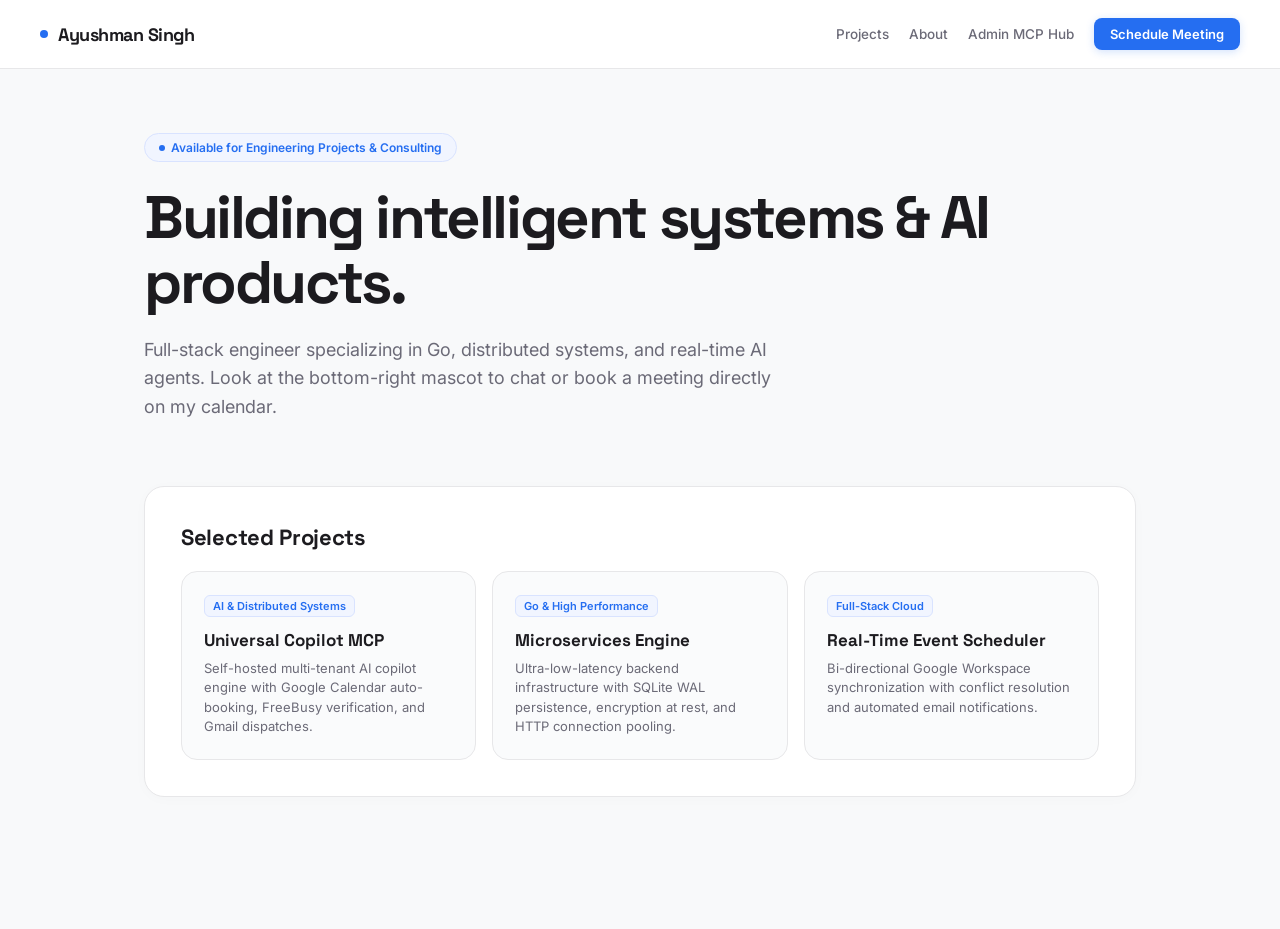
<file: knowledge/test_portfolio.html>
<!DOCTYPE html>
<html lang="en">
<head>
    <meta charset="UTF-8">
    <meta name="viewport" content="width=device-width, initial-scale=1.0">
    <title>Ayushman Singh • Portfolio</title>
    <link rel="preconnect" href="https://fonts.googleapis.com">
    <link rel="preconnect" href="https://fonts.gstatic.com" crossorigin>
    <link href="https://fonts.googleapis.com/css2?family=Space+Grotesk:wght@400;500;600;700&family=Inter:wght@300;400;500;600;700&family=JetBrains+Mono:wght@400;500&display=swap" rel="stylesheet">
    <style>
        :root {
            --primary-blue: #256EF1;
            --primary-blue-hover: #1d5bcc;
            --blue-light: #F1F5FF;
            --blue-border: #D9E3FF;
            --bg-canvas: #F8F9FA;
            --bg-card: #FFFFFF;
            --border-card: #E7E7E9;
            --text-main: #1C1B1F;
            --text-muted: #6B6A77;
        }
        * {
            box-sizing: border-box;
            margin: 0;
            padding: 0;
            -webkit-font-smoothing: antialiased;
            -moz-osx-font-smoothing: grayscale;
        }
        body {
            font-family: 'Inter', -apple-system, BlinkMacSystemFont, sans-serif;
            background-color: var(--bg-canvas);
            color: var(--text-main);
            min-height: 100vh;
            display: flex;
            flex-direction: column;
        }
        
        /* HEADER NAV */
        nav {
            background: #ffffff;
            border-bottom: 1px solid var(--border-card);
            padding: 18px 40px;
            display: flex;
            justify-content: space-between;
            align-items: center;
            position: sticky;
            top: 0;
            z-index: 100;
        }
        .brand {
            font-family: 'Space Grotesk', sans-serif;
            font-weight: 700;
            font-size: 18px;
            letter-spacing: -0.5px;
            color: var(--text-main);
            text-decoration: none;
            display: flex;
            align-items: center;
            gap: 10px;
        }
        .brand-dot {
            width: 8px;
            height: 8px;
            background: var(--primary-blue);
            border-radius: 50%;
        }
        .nav-links {
            display: flex;
            align-items: center;
            gap: 20px;
        }
        .nav-link {
            font-size: 13.5px;
            color: var(--text-muted);
            text-decoration: none;
            font-weight: 500;
            transition: color 0.2s;
        }
        .nav-link:hover { color: var(--primary-blue); }
        .btn-cta {
            background: var(--primary-blue);
            color: #ffffff;
            padding: 8px 16px;
            border-radius: 8px;
            text-decoration: none;
            font-size: 13px;
            font-weight: 600;
            transition: all 0.2s;
            box-shadow: 0 2px 8px rgba(37, 110, 241, 0.2);
        }
        .btn-cta:hover { background: var(--primary-blue-hover); }

        /* CONTAINER */
        .container {
            max-width: 1040px;
            margin: 0 auto;
            padding: 64px 24px 100px;
            width: 100%;
        }

        /* HERO */
        .hero {
            margin-bottom: 64px;
        }
        .status-pill {
            display: inline-flex;
            align-items: center;
            gap: 6px;
            background: var(--blue-light);
            border: 1px solid var(--blue-border);
            padding: 6px 14px;
            border-radius: 100px;
            font-size: 12px;
            font-weight: 600;
            color: var(--primary-blue);
            margin-bottom: 24px;
        }
        .status-pill .dot {
            width: 6px;
            height: 6px;
            background: var(--primary-blue);
            border-radius: 50%;
        }
        h1.hero-heading {
            font-family: 'Space Grotesk', sans-serif;
            font-size: 60px;
            font-weight: 700;
            letter-spacing: -0.04em;
            line-height: 1.08;
            color: var(--text-main);
            margin-bottom: 20px;
        }
        p.hero-sub {
            font-size: 18px;
            color: var(--text-muted);
            max-width: 640px;
            line-height: 1.6;
        }

        /* SECTION CARDS */
        .section-box {
            background: #ffffff;
            border: 1px solid var(--border-card);
            border-radius: 20px;
            padding: 36px;
            box-shadow: 0 2px 14px rgba(0, 0, 0, 0.02);
            margin-bottom: 32px;
        }
        .section-title {
            font-family: 'Space Grotesk', sans-serif;
            font-size: 22px;
            font-weight: 700;
            color: var(--text-main);
            letter-spacing: -0.3px;
            margin-bottom: 20px;
        }

        /* GRID */
        .project-grid {
            display: grid;
            grid-template-columns: repeat(auto-fit, minmax(280px, 1fr));
            gap: 16px;
        }
        .project-card {
            background: #FAFBFC;
            border: 1px solid var(--border-card);
            border-radius: 16px;
            padding: 22px;
            transition: all 0.2s cubic-bezier(0.16, 1, 0.3, 1);
        }
        .project-card:hover {
            transform: translateY(-3px);
            border-color: var(--primary-blue);
            box-shadow: 0 8px 24px rgba(37, 110, 241, 0.06);
            background: #ffffff;
        }
        .project-tag {
            font-size: 11px;
            font-weight: 600;
            background: var(--blue-light);
            color: var(--primary-blue);
            padding: 3px 8px;
            border-radius: 6px;
            display: inline-block;
            margin-bottom: 12px;
            border: 1px solid var(--blue-border);
        }
        .project-name {
            font-family: 'Space Grotesk', sans-serif;
            font-size: 17px;
            font-weight: 700;
            color: var(--text-main);
            margin-bottom: 8px;
        }
        .project-desc {
            font-size: 13px;
            color: var(--text-muted);
            line-height: 1.5;
        }
    </style>
</head>
<body>

    <!-- NAV -->
    <nav>
        <a href="#" class="brand">
            <span class="brand-dot"></span>
            <span>Ayushman Singh</span>
        </a>
        <div class="nav-links">
            <a href="#projects" class="nav-link">Projects</a>
            <a href="#about" class="nav-link">About</a>
            <a href="/admin" class="nav-link">Admin MCP Hub</a>
            <a href="#contact" class="btn-cta">Schedule Meeting</a>
        </div>
    </nav>

    <!-- CONTENT -->
    <div class="container">
        <!-- HERO -->
        <div class="hero">
            <div class="status-pill">
                <div class="dot"></div>
                <span>Available for Engineering Projects & Consulting</span>
            </div>
            <h1 class="hero-heading">Building intelligent systems & AI products.</h1>
            <p class="hero-sub">Full-stack engineer specializing in Go, distributed systems, and real-time AI agents. Look at the bottom-right mascot to chat or book a meeting directly on my calendar.</p>
        </div>

        <!-- FEATURED PROJECTS -->
        <div id="projects" class="section-box">
            <div class="section-title">Selected Projects</div>
            <div class="project-grid">
                <div class="project-card">
                    <span class="project-tag">AI & Distributed Systems</span>
                    <div class="project-name">Universal Copilot MCP</div>
                    <div class="project-desc">Self-hosted multi-tenant AI copilot engine with Google Calendar auto-booking, FreeBusy verification, and Gmail dispatches.</div>
                </div>
                <div class="project-card">
                    <span class="project-tag">Go & High Performance</span>
                    <div class="project-name">Microservices Engine</div>
                    <div class="project-desc">Ultra-low-latency backend infrastructure with SQLite WAL persistence, encryption at rest, and HTTP connection pooling.</div>
                </div>
                <div class="project-card">
                    <span class="project-tag">Full-Stack Cloud</span>
                    <div class="project-name">Real-Time Event Scheduler</div>
                    <div class="project-desc">Bi-directional Google Workspace synchronization with conflict resolution and automated email notifications.</div>
                </div>
            </div>
        </div>
    </div>

    <!-- EMBEDDED AI COPILOT -->
    <iframe src="http://localhost:10000/copilot/embed?app_id=ayushman_portfolio"
        style="position: fixed; bottom: 24px; right: 24px; z-index: 99999; border: none; width: 380px; height: 530px; background: transparent;"
        allowtransparency="true">
    </iframe>

</body>
</html>
</file>
